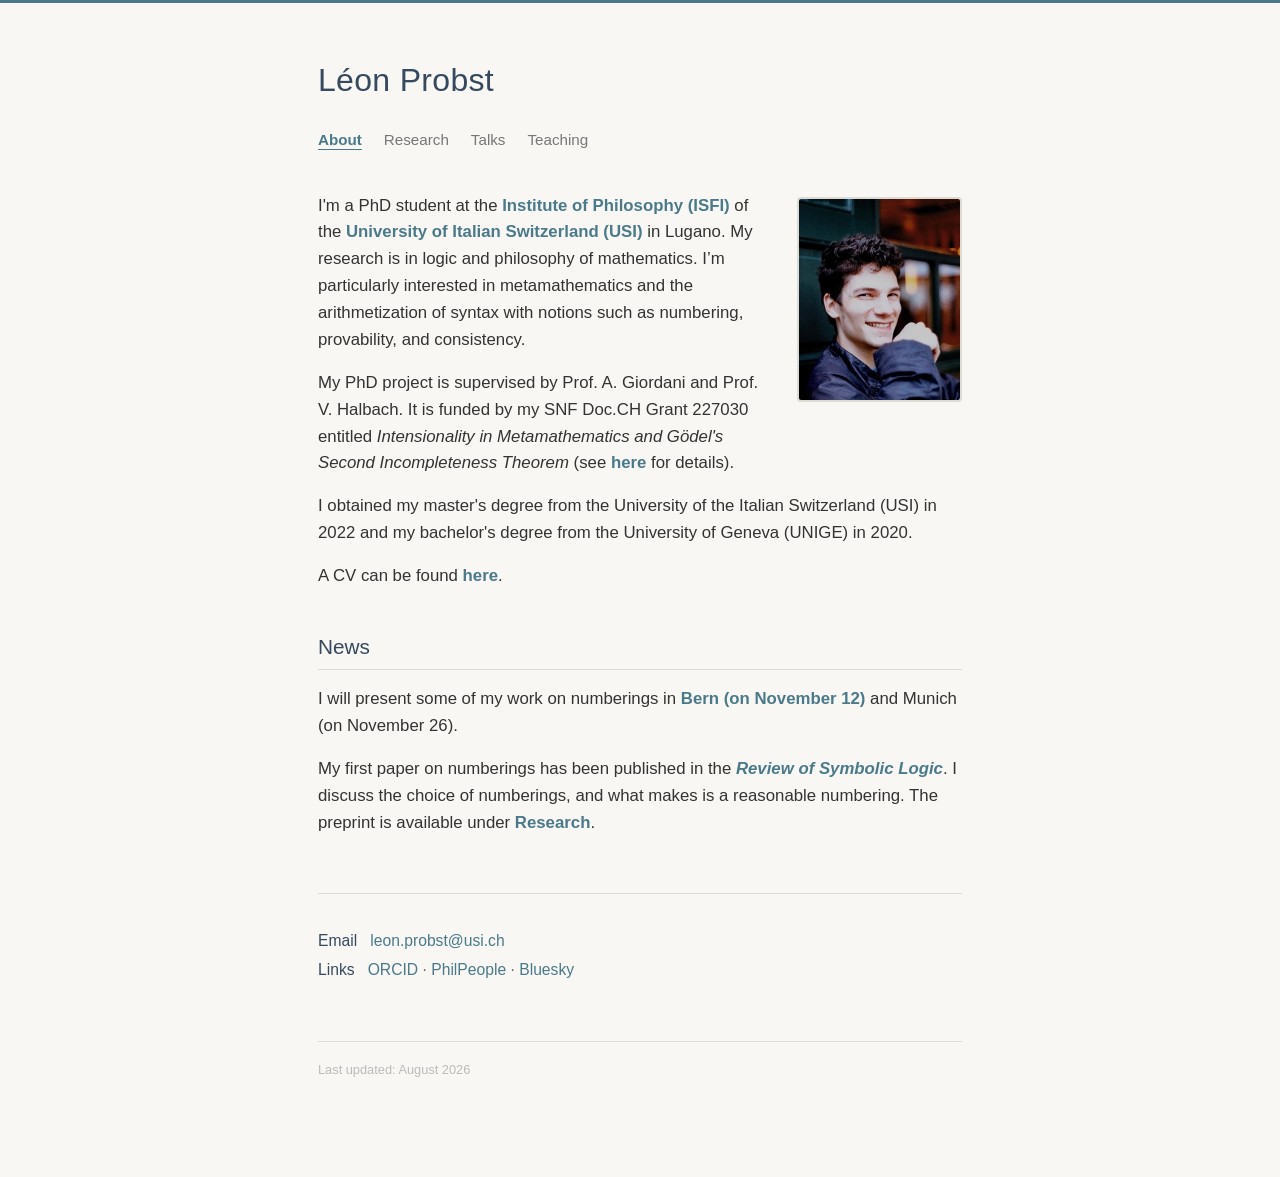
<file: index.html>
<!DOCTYPE html>
<html lang="en">
<head>
  <meta charset="UTF-8" />
  <meta name="viewport" content="width=device-width, initial-scale=1.0"/>
  <title>Léon Probst</title>
  <link rel="icon" type="image/svg+xml" href="data:image/svg+xml,%3Csvg xmlns='http://www.w3.org/2000/svg' viewBox='0 0 64 64'%3E%3Crect width='64' height='64' rx='6' fill='%23f9f7f4'/%3E%3Ctext x='50%25' y='50%25' dominant-baseline='central' text-anchor='middle' font-family='Helvetica%2C sans-serif' font-size='32' font-weight='400' fill='%23354a5e' letter-spacing='1'%3ELP%3C/text%3E%3C/svg%3E"/>

  <meta name="description" content=“Léon Probst is a PhD student at Univserity of Italian Switzerland. Research in Logic and Philosophy of Mathemtics.”/> 
  <meta name="keywords" content=“Léon Probst, University of Italian Switzerland, Logic, Philosophy of Mathematics, Arithmetization, Metamathematics, Gödel incompleteness theorems, Numbering, academic, researcher"/> 
  <meta name="author" content=“Léon Probst”/> 
  <meta name="robots" content="index, follow"/> 
  <link rel="canonical" href="https://leon-probst.github.io/"/>

  <meta property="og:type" content="profile"/> 
  <meta property="og:title" content=“Léon Probst — PhD Student”/> 
  <meta property="og:description" content="I study logic and philosophy of mathematics at the University of Italian Switzerland.]”/> 
  <meta property="og:url" content="https://leon-probst.github.io/"/> 
  <meta property="og:image" content="https://leon-probst.github.io/photo.jpg"/> 
  <meta property="og:locale" content="en_GB"/>

  <!-- Shared styles -->
  <link href="https://fonts.googleapis.com/css2?family=Jost:wght@300;400&display=swap" rel="stylesheet"/>
  <link rel="stylesheet" href="style.css"/>

  <style>
    /* ── Page-specific: index ──────────────────────── */

    .profile-photo {
      float: right;
      width: 165px;
      height: auto;
      object-fit: cover;
      object-position: top;
      margin: 4px 0 24px 32px;
      border-radius: 4px;
      border: 2px solid #dedad4;
    }

    .photo-placeholder {
      float: right;
      width: 165px;
      height: 200px;
      margin: 4px 0 24px 32px;
      background: #eae7e1;
      display: flex;
      align-items: center;
      justify-content: center;
      color: #999;
      font-size: 12px;
      text-align: center;
      border-radius: 4px;
    }

    .bio { margin-bottom: 40px; }
    .bio::after { content: ''; display: table; clear: both; }
    .bio p { font-size: 1.05rem; margin-bottom: 16px; }
    .bio a { color: #4a7a8a; text-decoration: none; font-weight: bold; }
    .bio a:hover { color: #2d5a68; text-decoration: underline; }

    .contact { font-size: 0.98rem; color: #666; line-height: 1.9; }
    .contact strong { color: #354a5e; font-weight: normal; }
    .contact a { color: #4a7a8a; text-decoration: none; }
    .contact a:hover { color: #2d5a68; text-decoration: underline; }

    @media (max-width: 600px) {
      .profile-photo, .photo-placeholder {
        float: none;
        display: block;
        width: 140px;
        height: auto;
        margin: 0 0 20px 0;
      }
      .photo-placeholder { height: 170px; }
      .bio p { font-size: 1rem; }
    }
  </style>
</head>
<body>
<div class="page">

  <h1>Léon Probst</h1>

  <nav>
    <a href="index.html" class="active">About</a>
    <a href="research.html">Research</a>
    <a href="talks.html">Talks</a>
    <a href="teaching.html">Teaching</a>
  </nav>

  <section class="bio">
    <img src="photo.jpg" alt="Léon Probst" class="profile-photo"/>

    <p>
      I'm a PhD student at the <a href="https://www.ftl.usi.ch/en/node/13517">Institute of Philosophy (ISFI)</a> of the <a href="https://www.usi.ch/en">University of Italian Switzerland (USI)</a> in Lugano. My research is in logic and philosophy of mathematics. I’m particularly interested in metamathematics and the arithmetization of syntax with notions such as numbering, provability, and consistency.
    </p>
    <p>
      My PhD project is supervised by Prof. A. Giordani and Prof. V. Halbach. It is funded by my SNF Doc.CH Grant 227030 entitled <em>Intensionality in Metamathematics and Gödel's Second Incompleteness Theorem</em> (see <a href="https://data.snf.ch/grants/grant/227030">here</a> for details).
    </p>
    <p>
      I obtained my master's degree from the University of the Italian Switzerland (USI) in 2022 and my bachelor's degree from the University of Geneva (UNIGE) in 2020.
    </p>
    <p>
      A CV can be found <a href="https://leon-probst.github.io/pdf/cv_probst.pdf">here</a>.
    </p>

 
<h2>News</h2>
    <p>
     I will present some of my work on numberings in <a href="https://logicseminar.inf.unibe.ch/HS2026.html#Probst">Bern (on November 12)</a> and Munich (on November 26).
    </p>
    
    <p>
      My first paper on numberings has been published in the <a href="https://www.cambridge.org/core/journals/review-of-symbolic-logic/article/abs/on-the-choice-of-godel-numberings/7585DA7A0CF24EF568D33EF04E3993AB"><em>Review of Symbolic Logic</em></a>. I discuss the choice of numberings, and what makes is a reasonable numbering. The preprint is available under <a href="research.html">Research</a>. 
    </p>

</section>

  <hr/>

  <div class="contact">
    <p><strong>Email</strong> &nbsp; <a href="mailto:leon.probst@usi.ch">leon.probst@usi.ch</a></p>
    <p>
      <strong>Links</strong> &nbsp;
      <a href="https://orcid.org/0009-0003-2729-4547">ORCID</a> ·
      <a href="https://philpeople.org/profiles/leon-probst">PhilPeople</a> ·
      <a href="https://bsky.app/profile/leonprobst.bsky.social">Bluesky</a>
    </p>
  </div>

  <footer>Last updated: August 2026</footer>

</div>
</body>
</html>
</file>
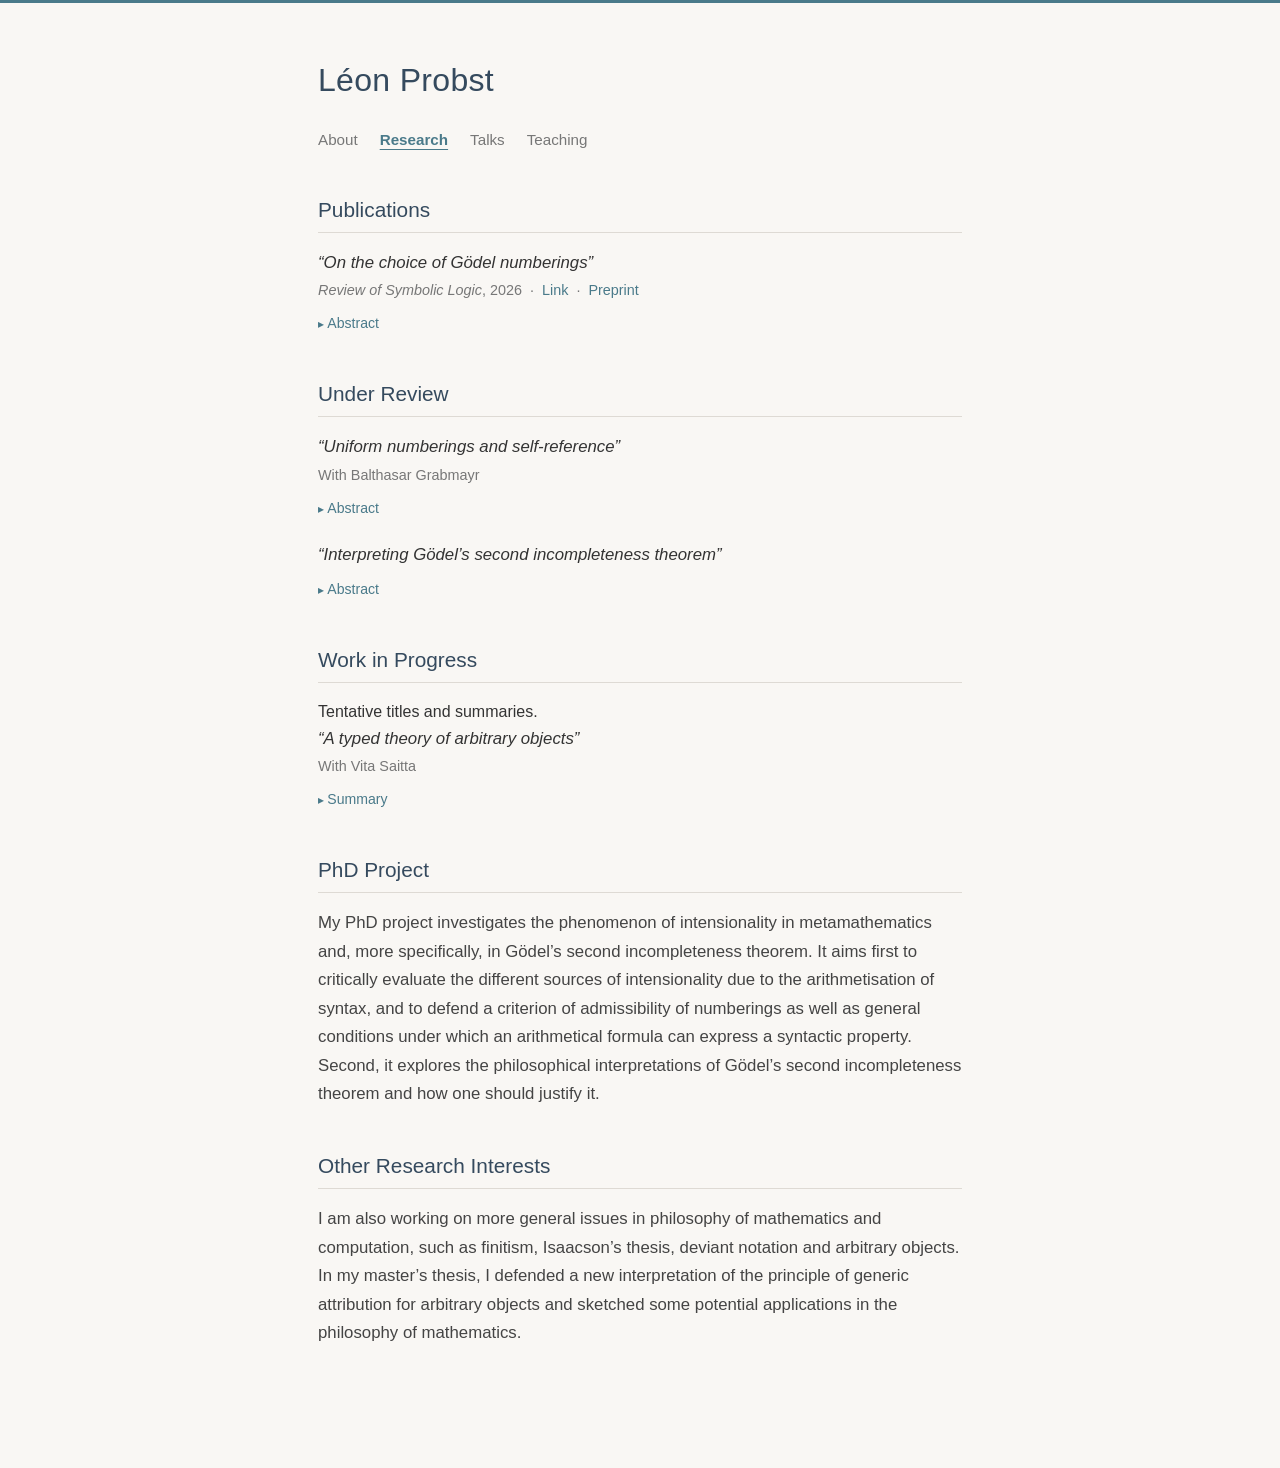
<file: research.html>
<!DOCTYPE html>
<html lang="en">
<head>
  <meta charset="UTF-8">
  <meta name="viewport" content="width=device-width, initial-scale=1.0">
  <title>Research — Léon Probst</title>

  <link rel="icon" type="image/svg+xml" href="data:image/svg+xml,%3Csvg xmlns='http://www.w3.org/2000/svg' viewBox='0 0 64 64'%3E%3Crect width='64' height='64' rx='6' fill='%23f9f7f4'/%3E%3Ctext x='50%25' y='50%25' dominant-baseline='central' text-anchor='middle' font-family='Helvetica%2C sans-serif' font-size='32' font-weight='400' fill='%23354a5e' letter-spacing='1'%3ELP%3C/text%3E%3C/svg%3E">

  <link rel="preconnect" href="https://fonts.googleapis.com">
  <link rel="preconnect" href="https://fonts.gstatic.com" crossorigin>
  <link href="https://fonts.googleapis.com/css2?family=Jost:wght@300;400&display=swap" rel="stylesheet">
  <link rel="stylesheet" href="style.css">

  <style>
    /* Page-specific: research */

    .prose {
      font-size: 1.05rem;
      color: #444;
      line-height: 1.7;
      margin-bottom: 24px;
    }

    .pub {
      margin-bottom: 20px;
      font-size: 1.05rem;
      line-height: 1.65;
    }
    .pub-title { font-style: italic; }
    .pub-meta {
      font-size: 0.9rem;
      color: #777;
      margin-top: 3px;
    }
    .pub a { color: #4a7a8a; text-decoration: none; }
    .pub a:hover { color: #2d5a68; text-decoration: underline; }

    .pub details { margin-top: 6px; }
    .pub summary {
      display: inline;
      list-style: none;
      font-size: 0.88rem;
      color: #4a7a8a;
      cursor: pointer;
    }
    .pub summary::-webkit-details-marker { display: none; }
    .pub summary::before { content: "▸ "; font-size: 0.75rem; }
    .pub details[open] summary::before { content: "▾ "; }
    .pub details p {
      margin-top: 8px;
      font-size: 0.95rem;
      color: #555;
      line-height: 1.65;
    }

    @media (max-width: 600px) {
      .pub { font-size: 1rem; }
    }
  </style>
</head>
<body>
<div class="page">

  <header>
    <h1>Léon Probst</h1>
    <nav>
      <a href="index.html">About</a>
      <a href="research.html" class="active" aria-current="page">Research</a>
      <a href="talks.html">Talks</a>
      <a href="teaching.html">Teaching</a>
    </nav>
  </header>

  <main>

    <!-- Publications -->
    <section>
      <h2>Publications</h2>

      <article class="pub">
        <div class="pub-title">“On the choice of Gödel numberings”</div>
        <div class="pub-meta">
          <em>Review of Symbolic Logic</em>, 2026 &nbsp;·&nbsp;
          <a href="https://www.cambridge.org/core/journals/review-of-symbolic-logic/article/abs/on-the-choice-of-godel-numberings/7585DA7A0CF24EF568D33EF04E3993AB">Link</a> &nbsp;·&nbsp;
          <a href="https://leon-probst.github.io/pdf/Probst_Preprint_Choice_Numbering.pdf">Preprint</a>
        </div>
        <details>
          <summary>Abstract</summary>
          <p>The choice of Gödel numberings is one of the sources of indeterminacy in metamathematics; for certain numberings, our well-known theorems, such as Gödel’s second incompleteness theorem, do not hold. However, it is widely believed that all our metamathematical theorems hold for all <em>reasonable</em> Gödel numberings. This article investigates this notion of reasonable Gödel numberings and provides a general framework for answering philosophical questions about Gödel numberings and the arithmetisation of syntax.</p>
        </details>
      </article>
    </section>

    <!-- Under review -->
    <section>
      <h2>Under Review</h2>

      <article class="pub">
        <div class="pub-title">“Uniform numberings and self-reference”</div>
        <div class="pub-meta">With Balthasar Grabmayr</div>
        <details>
          <summary>Abstract</summary>
          <p>Metamathematical results are formulated and proved relative to various formalisation choices, including the choice of Gödel numbering. Recent work shows that classical metamathematical results, such as Gödel’s, Tarski’s, and Church’s theorems, hold for all reasonable choices of numbering. In contrast, the consistency of certain type-free truth theories strongly depends on the underlying numbering. This calls into question whether these axiomatic theories can be taken to faithfully reflect informal reasoning about truth. In this paper, we introduce a new constraint on numberings, which we call <em>uniformity</em>. The guiding idea is that a reasonable numbering should encode the inductive structure of its domain uniformly, without exploiting case distinctions that introduce illicit information. We show that almost all canonical numberings in the literature are uniform. Moreover, we show that the consistency of these truth theories is invariant across all uniform numberings. Uniformity thus provides a principled way of distinguishing genuine metamathematical phenomena from artefacts of coding.</p>
        </details>
      </article>

      <article class="pub">
        <div class="pub-title">“Interpreting Gödel’s second incompleteness theorem”</div>
        <details>
          <summary>Abstract</summary>
          <p>There is a well-known gap between the metamathematical theorems we prove and call Gödel’s second incompleteness theorem and its standard interpretation, which says, roughly, that no consistent and sufficiently strong theory proves its own consistency.</p>
          <p>This article argues that the standard approach to this problem, which takes the derivability conditions to be necessary conditions on reasonable representations of provability, fails in its present state. It then sketches an alternative approach based on the resemblance criterion both for justifying the standard interpretation and, more generally, for dealing with reasonable choices in metamathematics.</p>
        </details>
      </article>
    </section>

    <!-- Work in progress -->
    <section>
      <h2>Work in Progress</h2>
      <p>Tentative titles and summaries.</p>

      <article class="pub">
        <div class="pub-title">“A typed theory of arbitrary objects”</div>
        <div class="pub-meta">With Vita Saitta</div>
        <details>
          <summary>Summary</summary>
          <p>We discuss some problems of the principle of generic attribution and propose a typed theory of arbitrary objects that avoids them.</p>
        </details>
      </article>
    </section>

    <!-- PhD project -->
    <section>
      <h2>PhD Project</h2>
      <p class="prose">My PhD project investigates the phenomenon of intensionality in metamathematics and, more specifically, in Gödel’s second incompleteness theorem. It aims first to critically evaluate the different sources of intensionality due to the arithmetisation of syntax, and to defend a criterion of admissibility of numberings as well as general conditions under which an arithmetical formula can express a syntactic property. Second, it explores the philosophical interpretations of Gödel’s second incompleteness theorem and how one should justify it.</p>
    </section>

    <!-- Other interests -->
    <section>
      <h2>Other Research Interests</h2>
      <p class="prose">I am also working on more general issues in philosophy of mathematics and computation, such as finitism, Isaacson’s thesis, deviant notation and arbitrary objects. In my master’s thesis, I defended a new interpretation of the principle of generic attribution for arbitrary objects and sketched some potential applications in the philosophy of mathematics.</p>
    </section>

  </main>

</div>
</body>
</html>
</file>
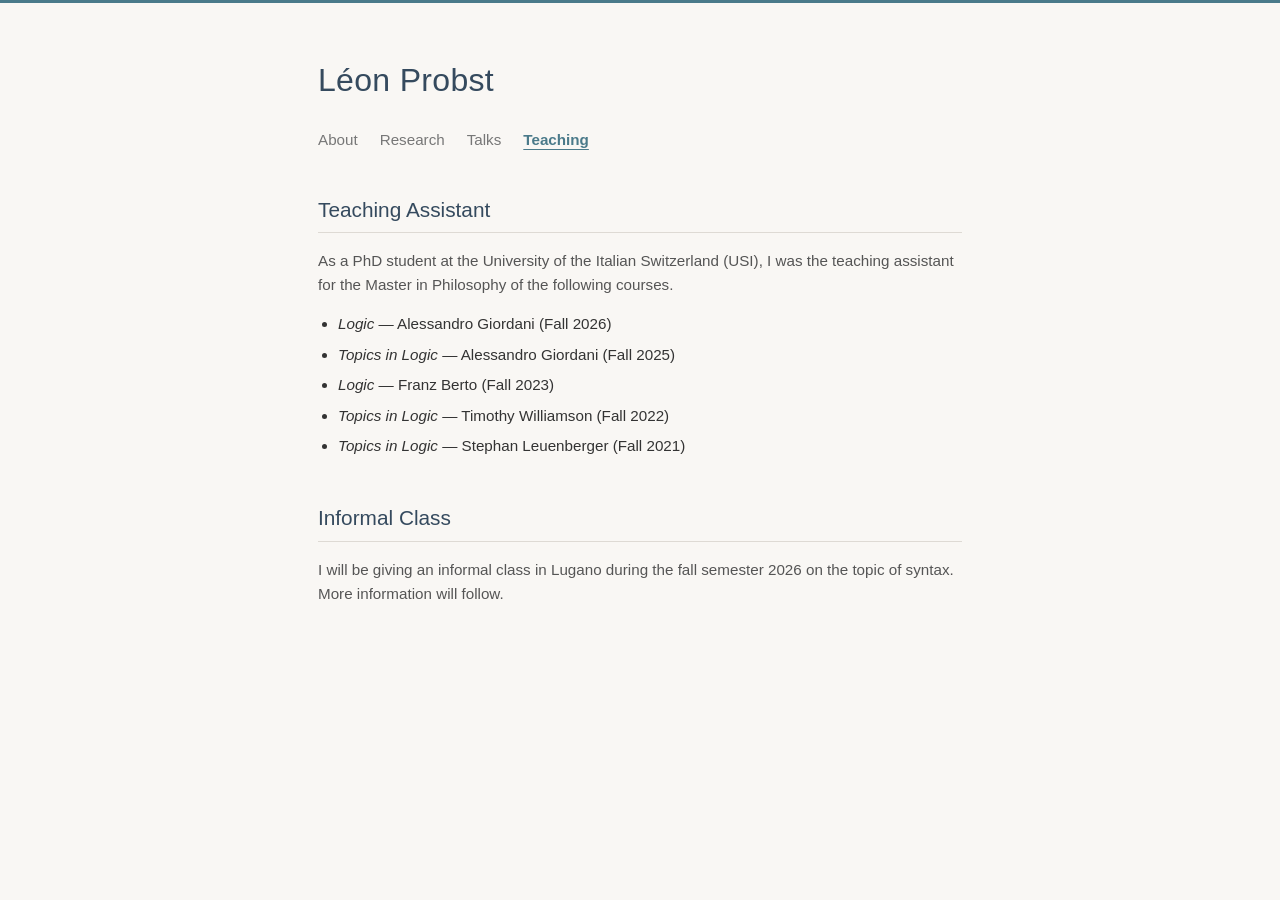
<file: teaching.html>
<!DOCTYPE html>
<html lang="en">
<head>
  <meta charset="UTF-8" />
  <meta name="viewport" content="width=device-width, initial-scale=1.0"/>
  <title>Teaching — Léon Probst</title>
  <link rel="icon" type="image/svg+xml" href="data:image/svg+xml,%3Csvg xmlns='http://www.w3.org/2000/svg' viewBox='0 0 64 64'%3E%3Crect width='64' height='64' rx='6' fill='%23f9f7f4'/%3E%3Ctext x='50%25' y='50%25' dominant-baseline='central' text-anchor='middle' font-family='Helvetica%2C sans-serif' font-size='32' font-weight='400' fill='%23354a5e' letter-spacing='1'%3ELP%3C/text%3E%3C/svg%3E"/>
  <link rel="stylesheet" href="style.css"/>

  <style>
    /* ── Page-specific: teaching ───────────────────── */

    .statement { font-size: 1.05rem; color: #555; margin-bottom: 8px; }

    .course {
      display: flex;
      align-items: baseline;
      gap: 12px;
      padding: 5px 0;
      border-bottom: 1px solid #eeebe6;
      font-size: 0.95rem;
      line-height: 1.5;
    }
    .course:last-of-type { border-bottom: none; }
    .course .year {
      font-size: 0.8rem;
      color: #aaa;
      flex-shrink: 0;
      width: 62px;
    }
    .course .name {
      font-style: italic;
      color: #333;
      flex: 1;
    }
    .course .meta {
      font-size: 0.82rem;
      color: #888;
      flex-shrink: 0;
      text-align: right;
      max-width: 280px;
    }

    @media (max-width: 600px) {
      .course { flex-wrap: wrap; gap: 2px; }
      .course .meta { text-align: left; max-width: 100%; width: 100%; padding-left: 74px; }
    }
    @media (max-width: 480px) {
      .course .meta { padding-left: 0; }
    }
  </style>
</head>
<body>
<div class="page">

  <h1>Léon Probst</h1>

  <nav>
    <a href="index.html">About</a>
    <a href="research.html">Research</a>
    <a href="talks.html">Talks</a>
    <a href="teaching.html" class="active">Teaching</a>
  </nav>

  <!-- ══ COURSES — INSTRUCTOR OF RECORD ═════════════════════════
  <h2>Courses — Instructor of Record</h2>

  <div class="course">
    <div class="year">2024–25</div>
    <div class="info">
      <div class="name">Introduction to [Subject]</div>
      <div class="meta">Undergraduate · [University] · Semester 1 &amp; 2</div>
    </div>
  </div>

  <div class="course">
    <div class="year">2023–24</div>
    <div class="info">
      <div class="name">Advanced Topics in [Subject]</div>
      <div class="meta">Graduate seminar · [University] · Semester 2</div>
    </div>
  </div>
  ══════════════════════════════════════════════════════ -->

<h2>Teaching Assistant</h2>

  <p style="font-size:0.95rem; color:#555; margin-bottom:12px;">
    As a PhD student at the University of the Italian Switzerland (USI), I was the teaching
    assistant for the Master in Philosophy of the following courses.
  </p>

  <ul style="font-size:0.95rem; color:#333; line-height:2; padding-left:20px;">
    <li><em>Logic</em> — Alessandro Giordani (Fall 2026)</li>
    <li><em>Topics in Logic</em> — Alessandro Giordani (Fall 2025)</li>
    <li><em>Logic</em> — Franz Berto (Fall 2023)</li>
    <li><em>Topics in Logic</em> — Timothy Williamson (Fall 2022)</li>
    <li><em>Topics in Logic</em> — Stephan Leuenberger (Fall 2021)</li>
  </ul>

<h2>Informal Class</h2>

  <p style="font-size:0.95rem; color:#555; margin-bottom:12px;">
    I will be giving an informal class in Lugano during the fall semester 2026 on the topic of syntax. More information will follow.
  </p>

  <!-- ══ STUDENT SUPERVISION ═══════════════════════════════════
  <h2>Student Supervision</h2>

  <div class="student">
    <div class="name">Student Name</div>
    <div class="detail">PhD thesis · [University] · "Thesis Title" · Co-supervised with Prof. [Name] · Since 2023</div>
  </div>

  <div class="student">
    <div class="name">Student Name</div>
    <div class="detail">MA dissertation · [University] · 2022–23</div>
  </div>
  ══════════════════════════════════════════════════════ -->

</div>
</body>
</html>
</file>
<file: style.css>
/*
  ══════════════════════════════════════════════════════
  style.css — shared styles for all pages
  ══════════════════════════════════════════════════════

  Colour palette (cream background):
    #354a5e  deep warm slate  — name, headings
    #4a7a8a  muted teal-blue  — links, accent bar, active nav
    #2d5a68  darker teal      — link hover
    #333     body text
    #777     muted / nav
    #dedad4  divider lines
    #f9f7f4  cream background
*/

/* ── Reset ─────────────────────────────────────────── */
*, *::before, *::after { box-sizing: border-box; margin: 0; padding: 0; }

/* ── Base ──────────────────────────────────────────── */
body {
  font-family: 'Jost', sans-serif;
  font-weight: 300;
  background-color: #f9f7f4;
  color: #333;
  line-height: 1.6;
  min-height: 100vh;
  border-top: 3px solid #4a7a8a;
}

/* ── Fade-in ───────────────────────────────────────── */
@keyframes fadein {
  from { opacity: 0; transform: translateY(5px); }
  to   { opacity: 1; transform: none; }
}

.page {
  max-width: 700px;
  margin: 0 auto;
  padding: 52px 28px 96px;
  animation: fadein 0.4s ease;
}

/* ── Name / page title ─────────────────────────────── */
h1 {
  font-size: 2rem;
  font-weight: normal;
  color: #354a5e;
  margin-bottom: 22px;
  letter-spacing: 0.01em;
}

/* ── Navigation ────────────────────────────────────── */
nav {
  display: flex;
  gap: 22px;
  margin-bottom: 40px;
}

nav a {
  font-size: 0.95rem;
  color: #777;
  text-decoration: none;
  transition: color 0.2s;
}

nav a:hover { color: #333; }

nav a.active {
  color: #4a7a8a;
  font-weight: bold;
  text-decoration: underline;
  text-underline-offset: 4px;
}

/* ── Section headings ──────────────────────────────── */
h2 {
  font-size: 1.3rem;
  font-weight: normal;
  color: #354a5e;
  margin: 40px 0 16px;
  padding-bottom: 6px;
  border-bottom: 1px solid #dedad4;
}




/* ── Horizontal rule ───────────────────────────────── */
hr {
  border: none;
  border-top: 1px solid #dedad4;
  margin: 32px 0;
}

/* ── Footer ────────────────────────────────────────── */
footer {
  margin-top: 56px;
  padding-top: 18px;
  border-top: 1px solid #dedad4;
  font-size: 0.8rem;
  color: #bbb;
}

/* ══════════════════════════════════════════════════════
   Responsive breakpoints
   480px  small phones (iPhone SE etc.)
   600px  large phones / small tablets
   768px  tablets
   ══════════════════════════════════════════════════════ */

@media (max-width: 768px) {
  .page { padding: 40px 24px 72px; }
}

@media (max-width: 600px) {
  h1  { font-size: 1.7rem; }
  nav { gap: 16px; flex-wrap: wrap; }
  nav a { font-size: 0.9rem; }
}

@media (max-width: 480px) {
  .page { padding: 28px 18px 60px; }
  h1    { font-size: 1.5rem; }
  nav   { gap: 12px; }
}
/*
  ══════════════════════════════════════════════════════
  style.css — shared styles for all pages
  ══════════════════════════════════════════════════════

  Colour palette (cream background):
    #354a5e  deep warm slate  — name, headings
    #4a7a8a  muted teal-blue  — links, accent bar, active nav
    #2d5a68  darker teal      — link hover
    #333     body text
    #777     muted / nav
    #dedad4  divider lines
    #f9f7f4  cream background
*/

/* ── Reset ─────────────────────────────────────────── */
*, *::before, *::after { box-sizing: border-box; margin: 0; padding: 0; }

/* ── Base ──────────────────────────────────────────── */
body {
  font-family: 'Helvetica Neue', Arial, sans-serif;
  background-color: #f9f7f4;
  color: #333;
  line-height: 1.6;
  min-height: 100vh;
  border-top: 3px solid #4a7a8a;
}

/* ── Fade-in ───────────────────────────────────────── */
@keyframes fadein {
  from { opacity: 0; transform: translateY(5px); }
  to   { opacity: 1; transform: none; }
}

.page {
  max-width: 700px;
  margin: 0 auto;
  padding: 52px 28px 96px;
  animation: fadein 0.4s ease;
}

/* ── Name / page title ─────────────────────────────── */
h1 {
  font-size: 2rem;
  font-weight: normal;
  color: #354a5e;
  margin-bottom: 22px;
  letter-spacing: 0.01em;
}

/* ── Navigation ────────────────────────────────────── */
nav {
  display: flex;
  gap: 22px;
  margin-bottom: 40px;
}

nav a {
  font-size: 0.95rem;
  color: #777;
  text-decoration: none;
  transition: color 0.2s;
}

nav a:hover { color: #333; }

nav a.active {
  color: #4a7a8a;
  font-weight: bold;
  text-decoration: underline;
  text-underline-offset: 4px;
}

/* ── Section headings ──────────────────────────────── */
h2 {
  font-size: 1.3rem;
  font-weight: normal;
  color: #354a5e;
  margin: 40px 0 16px;
  padding-bottom: 6px;
  border-bottom: 1px solid #dedad4;
}

/* ── Horizontal rule ───────────────────────────────── */
hr {
  border: none;
  border-top: 1px solid #dedad4;
  margin: 32px 0;
}

/* ── Footer ────────────────────────────────────────── */
footer {
  margin-top: 56px;
  padding-top: 18px;
  border-top: 1px solid #dedad4;
  font-size: 0.8rem;
  color: #bbb;
}

/* ══════════════════════════════════════════════════════
   Responsive breakpoints
   480px  small phones (iPhone SE etc.)
   600px  large phones / small tablets
   768px  tablets
   ══════════════════════════════════════════════════════ */

@media (max-width: 768px) {
  .page { padding: 40px 24px 72px; }
}

@media (max-width: 600px) {
  h1  { font-size: 1.7rem; }
  nav { gap: 16px; flex-wrap: wrap; }
  nav a { font-size: 0.9rem; }
}

@media (max-width: 480px) {
  .page { padding: 28px 18px 60px; }
  h1    { font-size: 1.5rem; }
  nav   { gap: 12px; }
}
</file>
